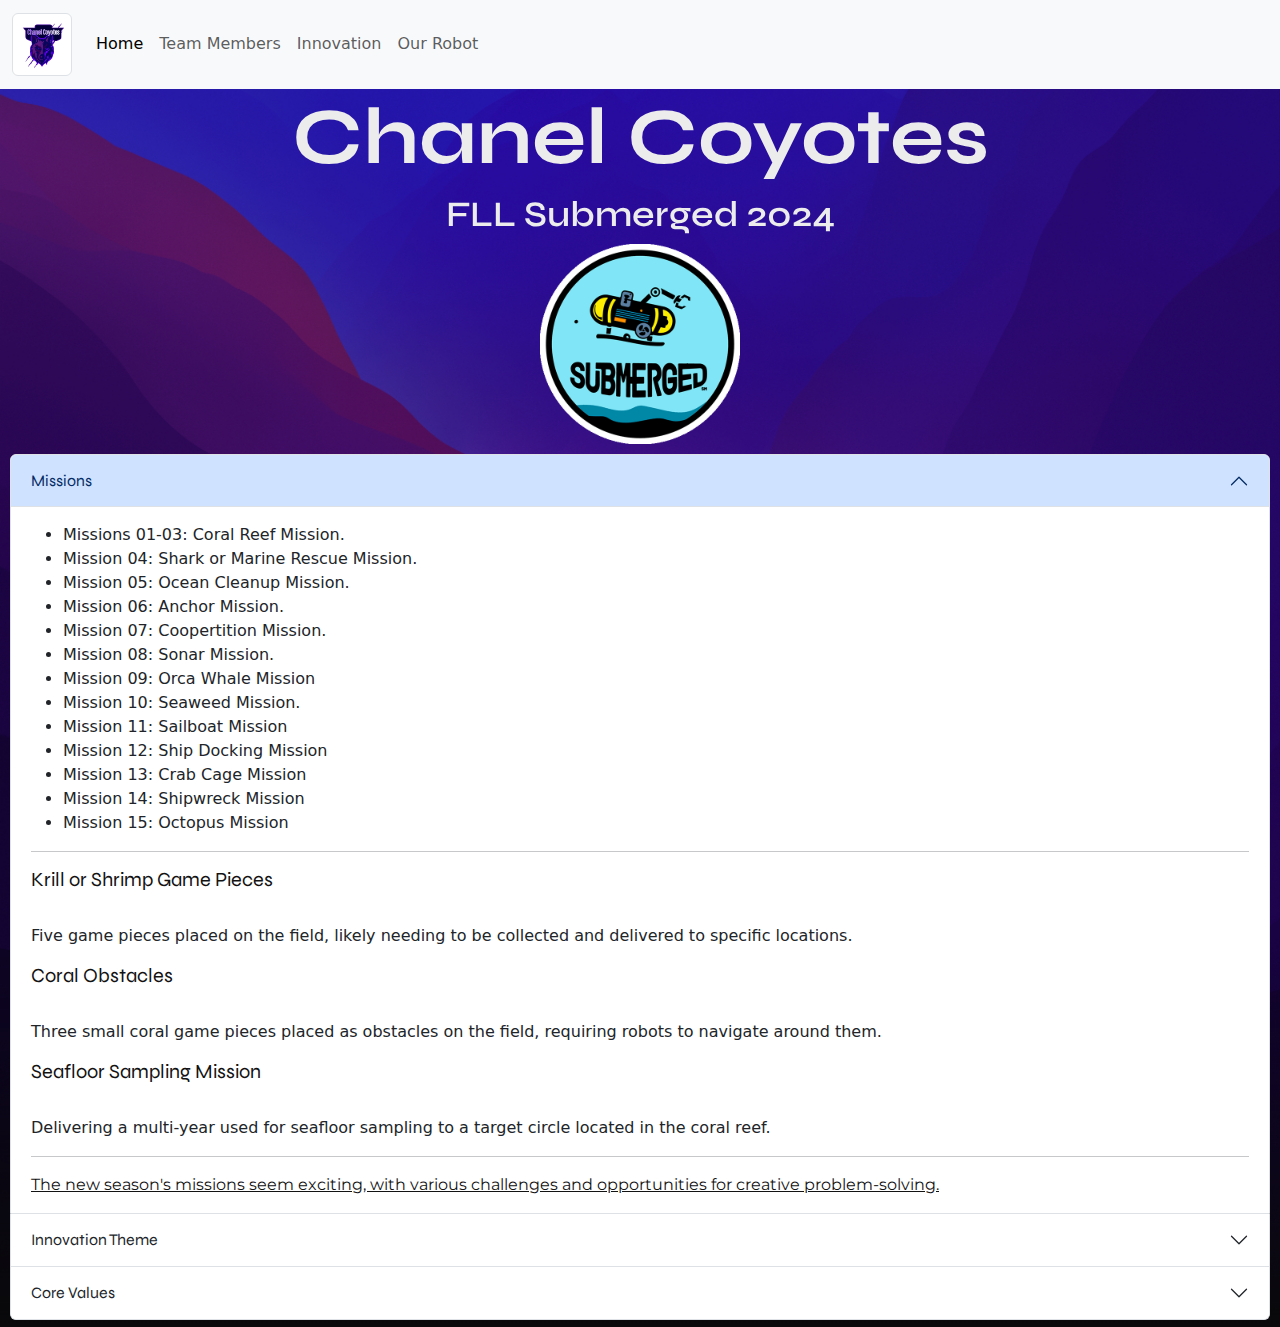
<file: index.html>
<!DOCTYPE html>
<html lang="en">
<head>
    <meta charset="UTF-8">
    <meta name="viewport" content="width=device-width, initial-scale=1.0">
    <meta http-equiv="refresh" content="0; url=/home">
    <title>Redirecting...</title>
</head>
<body>
    Redirecting...
</body>
</html>
</file>
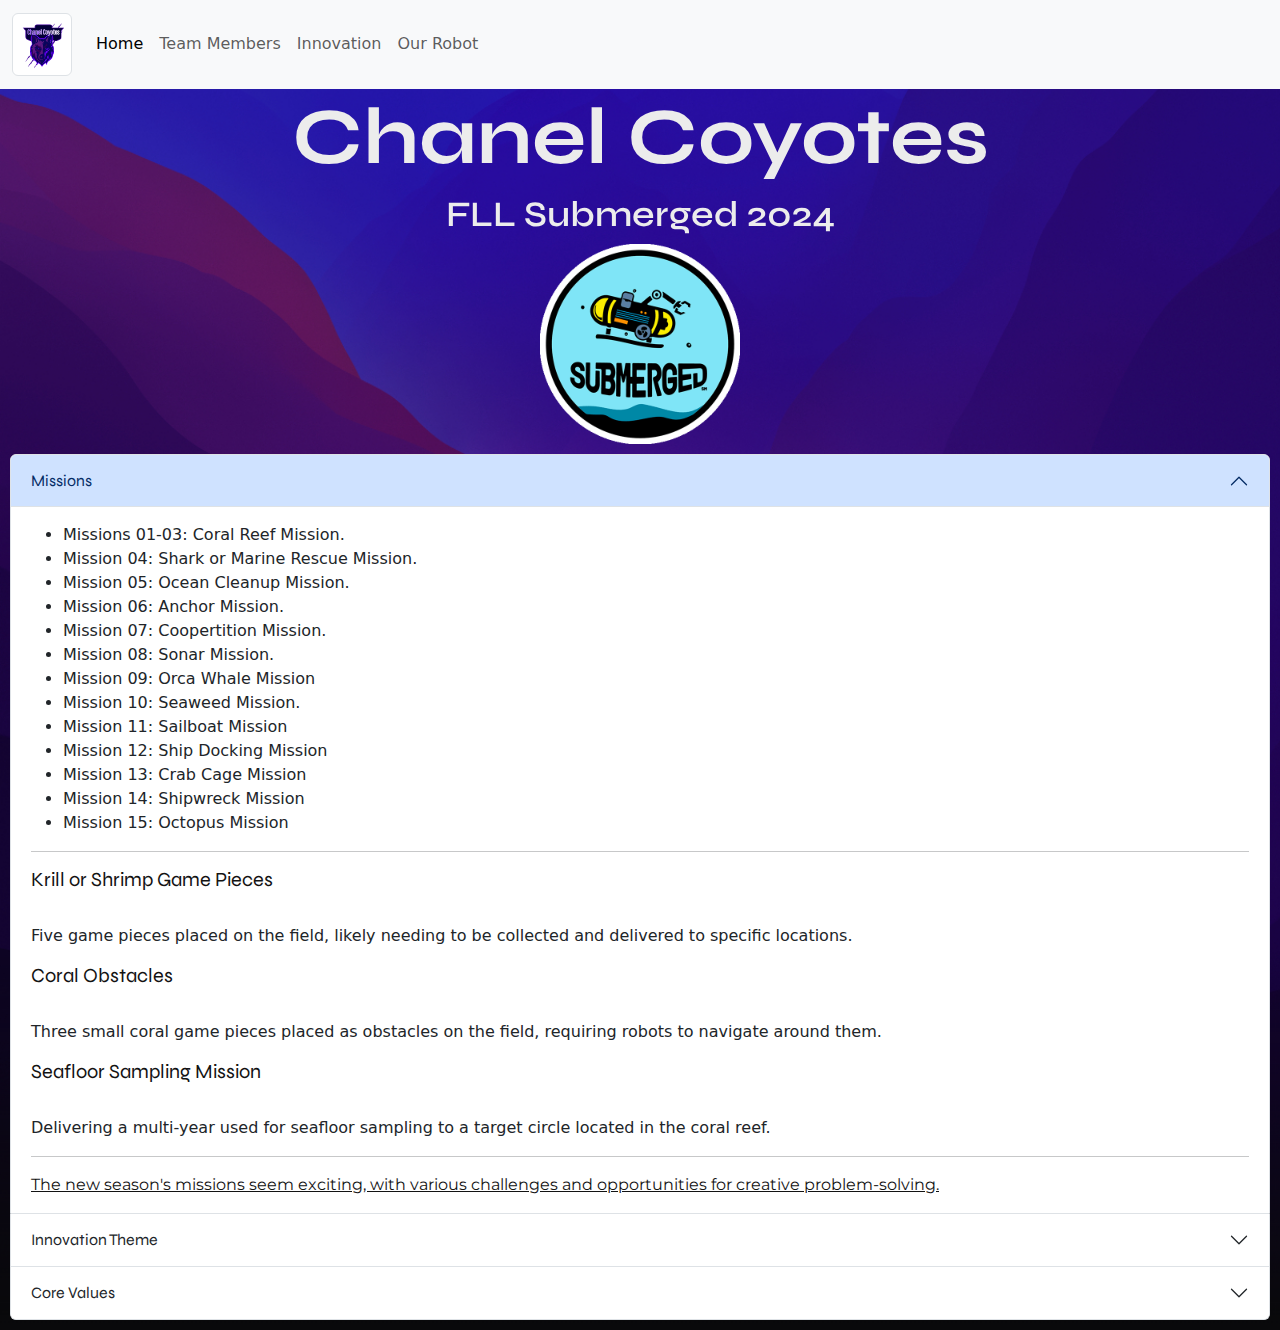
<file: home/index.html>
<!doctype html>
<html lang="en">
<head>
  <meta charset="utf-8">
  <meta name="viewport" content="width=device-width, initial-scale=1">
  <title>Chanel Coyotes</title>
  <link href="https://cdn.jsdelivr.net/npm/bootstrap@5.3.3/dist/css/bootstrap.min.css" rel="stylesheet" integrity="sha384-QWTKZyjpPEjISv5WaRU9OFeRpok6YctnYmDr5pNlyT2bRjXh0JMhjY6hW+ALEwIH" crossorigin="anonymous">
  <link rel="stylesheet" href="../global.css">  
  <script src="https://cdn.jsdelivr.net/npm/bootstrap@5.3.3/dist/js/bootstrap.bundle.min.js" integrity="sha384-YvpcrYf0tY3lHB60NNkmXc5s9fDVZLESaAA55NDzOxhy9GkcIdslK1eN7N6jIeHz" crossorigin="anonymous"></script>
</head>
<body>
<nav class="navbar navbar-expand-lg bg-body-tertiary"> <!-- Navigation -->
  <div class="container-fluid">
    <a class="navbar-brand" href="#"><img src="../images/coyotes.png" class="img-thumbnail" width="60" height="60"></a> 
    <button class="navbar-toggler" type="button" data-bs-toggle="collapse" data-bs-target="#navbarNavAltMarkup" aria-controls="navbarNavAltMarkup" aria-expanded="false" aria-label="Toggle navigation">
      <span class="navbar-toggler-icon"></span>
    </button>
    <div class="collapse navbar-collapse" id="navbarNavAltMarkup">
      <div class="navbar-nav">
        <a class="nav-link active" aria-current="page" href="/home">Home</a>
        <a class="nav-link" href="/team">Team Members</a>
        <a class="nav-link" href="/project/">Innovation</a> 
        <a class="nav-link" href="/robot/">Our Robot </a> 
      </div>
  </div>
</nav>
<main> <!-- Content -->
  <h1 class="i">Chanel Coyotes</h1>
  <h2 class="i">FLL Submerged 2024</h2>
  <div>
    <div style="display: flex; justify-content: center;">
    <img src="../images/submerged.gif" alt="submerged logo" width="200px">
  </div>
  <div class="accordion" id="accordionPanelsStayOpenExample" style="margin: 10px;">
      <div class="accordion-item"> <!-- Missions -->
        <h2 class="accordion-header">
          <button class="accordion-button" type="button" data-bs-toggle="collapse" data-bs-target="#panelsStayOpen-collapseOne" aria-expanded="true" aria-controls="panelsStayOpen-collapseOne">
            Missions
          </button>
        </h2>
        <div id="panelsStayOpen-collapseOne" class="accordion-collapse collapse show">
          <div class="accordion-body">
            <ul id="missions-list">
              <li>Missions 01-03: Coral Reef Mission.</li>
              <li>Mission 04: Shark or Marine Rescue Mission.</li>
              <li>Mission 05: Ocean Cleanup Mission.</li>
              <li>Mission 06: Anchor Mission.</li>
              <li>Mission 07: Coopertition Mission.</li>
              <li>Mission 08: Sonar Mission.</li>
              <li>Mission 09: Orca Whale Mission</li>
              <li>Mission 10: Seaweed Mission.</li>
              <li>Mission 11: Sailboat Mission</li>
              <li>Mission 12: Ship Docking Mission</li>
              <li>Mission 13: Crab Cage Mission</li>
              <li>Mission 14: Shipwreck Mission</li>
              <li>Mission 15: Octopus Mission</li>
            </ul>
            <hr>
            <p>
              <h3>Krill or Shrimp Game Pieces</h3><br />
              Five game pieces placed on the field, likely needing to be collected and delivered to specific locations.</p>
              <h3>Coral Obstacles</h3><br />
              Three small coral game pieces placed as obstacles on the field, requiring robots to navigate around them.</p>
              <h3>Seafloor Sampling Mission</h3><br />
              Delivering a multi-year used for seafloor sampling to a target circle located in the coral reef.</p>
            </p>
            <hr>
            <span>
              <u>The new season's missions seem exciting, with various challenges and opportunities for creative problem-solving.</u>
            </span> 
          </div>
        </div>
      </div>
      <div class="accordion-item"> <!-- Innovation Theme -->
        <h2 class="accordion-header">
          <button class="accordion-button collapsed" type="button" data-bs-toggle="collapse" data-bs-target="#panelsStayOpen-collapseTwo" aria-expanded="false" aria-controls="panelsStayOpen-collapseTwo">
            Innovation Theme
          </button>
        </h2>
        <div id="panelsStayOpen-collapseTwo" class="accordion-collapse collapse">
          <div class="accordion-body">
            <p>FLL an international robotics competition for young students, focusing on teamwork, innovation, and problem-solving. 
              The challenge theme for the 2024/2025 season involves creating solutions for a real-world problem, typically related to a current global issue. 
              Students will design, build, and program LEGO robots to complete tasks, as well as develop an innovative project aligned with the theme. 
              This competition encourages creativity, collaboration, and a passion for STEM, while fostering skills crucial for future careers.
              What is the theme for this year's competition? The 2024-2025 FIRST LEGO League competition theme is "SUBMERGED℠."
              This season's challenge encourages students to explore the layers of the ocean, uncovering the complexities of underwater ecosystems. 
              Teams will use their STEM skills and creative thinking to develop innovative solutions that could help protect and preserve marine environments. 
              This exploration of the underwater world aims to inspire students to think about how their contributions can lead to a healthier planet and more sustainable communities</p>
          </div>
        </div>
      </div>
      <div class="accordion-item"> <!-- Core Values -->
        <h2 class="accordion-header">
          <button class="accordion-button collapsed" type="button" data-bs-toggle="collapse" data-bs-target="#panelsStayOpen-collapseThree" aria-expanded="false" aria-controls="panelsStayOpen-collapseThree">
            Core Values
          </button>
        </h2>
        <div id="panelsStayOpen-collapseThree" class="accordion-collapse collapse">
          <div class="accordion-body">
            <h3>Our Core Values</h3>
            <p>
              <p>Discovery: We explore new skills and ideas.</p>
              <p>Innovation: We use creativity and persistence to solve problems.</p>
              <p>Impact:  We apply what we learn to improve our world.</p>
              <p>Inclusion: We respect each other and embrace our differences.</p>
              <p>Teamwork: We are stronger when we work together.</p>
              <p>Fun: We enjoy and celebrate what we do!</p>
            </p>
        </div>
      </div>
    </div>
</main>
</body>
</html>
</file>
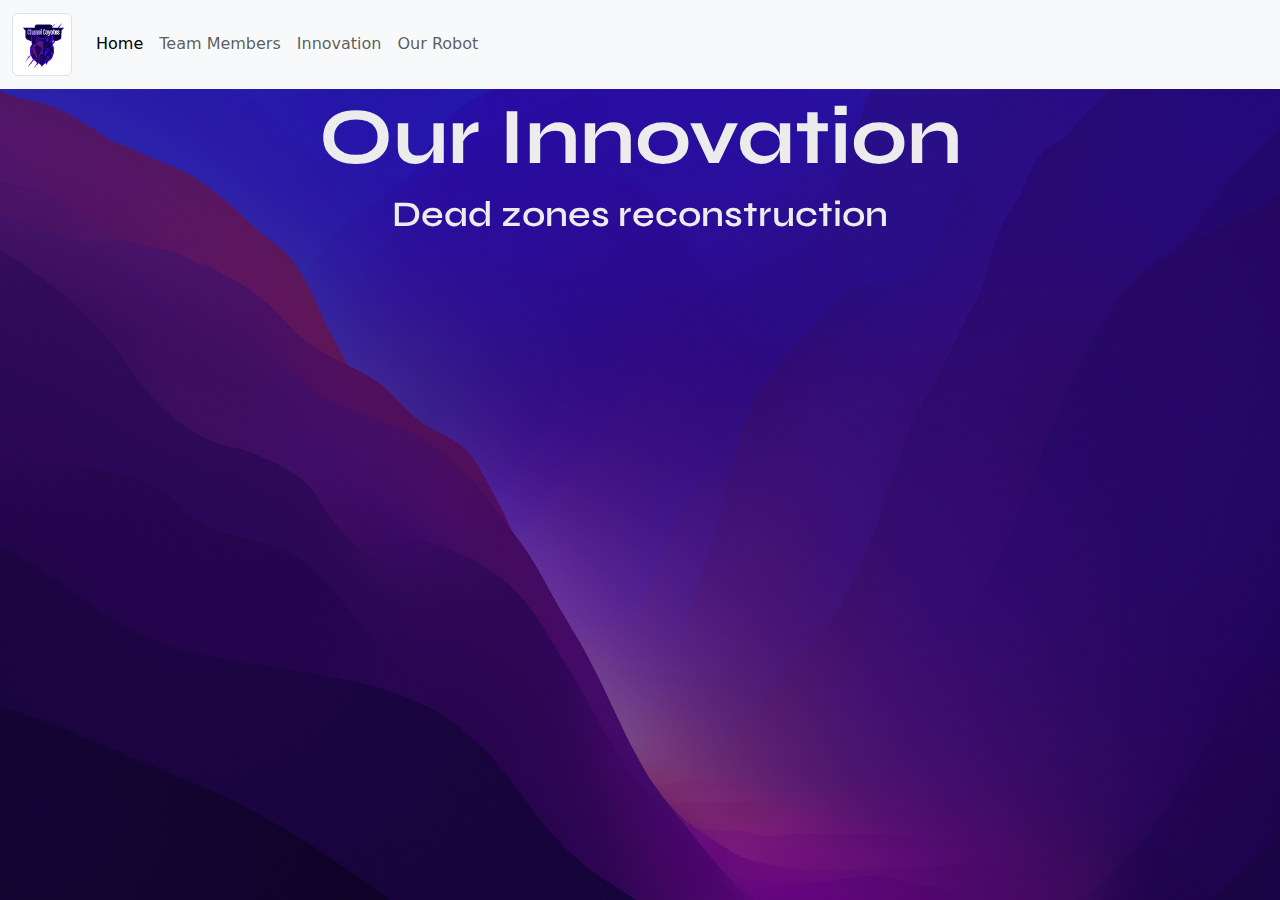
<file: project/index.html>
<!doctype html>
<html lang="en">
<head>
  <meta charset="utf-8">
  <meta name="viewport" content="width=device-width, initial-scale=1">
  <title>Chanel Coyotes</title>
  <link href="https://cdn.jsdelivr.net/npm/bootstrap@5.3.3/dist/css/bootstrap.min.css" rel="stylesheet" integrity="sha384-QWTKZyjpPEjISv5WaRU9OFeRpok6YctnYmDr5pNlyT2bRjXh0JMhjY6hW+ALEwIH" crossorigin="anonymous">
  <link rel="stylesheet" href="../global.css">  
  <script src="https://cdn.jsdelivr.net/npm/bootstrap@5.3.3/dist/js/bootstrap.bundle.min.js" integrity="sha384-YvpcrYf0tY3lHB60NNkmXc5s9fDVZLESaAA55NDzOxhy9GkcIdslK1eN7N6jIeHz" crossorigin="anonymous"></script>
</head>
<body>
  <nav class="navbar navbar-expand-lg bg-body-tertiary"> <!-- Navigation -->
    <div class="container-fluid">
      <a class="navbar-brand" href="#"><img src="../images/coyotes.png" class="img-thumbnail" width="60" height="60"></a> 
      <button class="navbar-toggler" type="button" data-bs-toggle="collapse" data-bs-target="#navbarNavAltMarkup" aria-controls="navbarNavAltMarkup" aria-expanded="false" aria-label="Toggle navigation">
        <span class="navbar-toggler-icon"></span>
      </button>
      <div class="collapse navbar-collapse" id="navbarNavAltMarkup">
        <div class="navbar-nav">
          <a class="nav-link active" href="/home">Home</a>
          <a class="nav-link" href="/team">Team Members</a>
          <a class="nav-link" aria-current="page" href="/project/">Innovation</a> 
          <a class="nav-link" href="/robot/">Our Robot </a> 
        </div>
    </div>
  </nav>
  <main> <!-- Content -->
  <h1 class="i">Our Innovation</h1>
  <h2 class="i">Dead zones reconstruction</h2>
  <p></p>
</main>
</body>
</file>
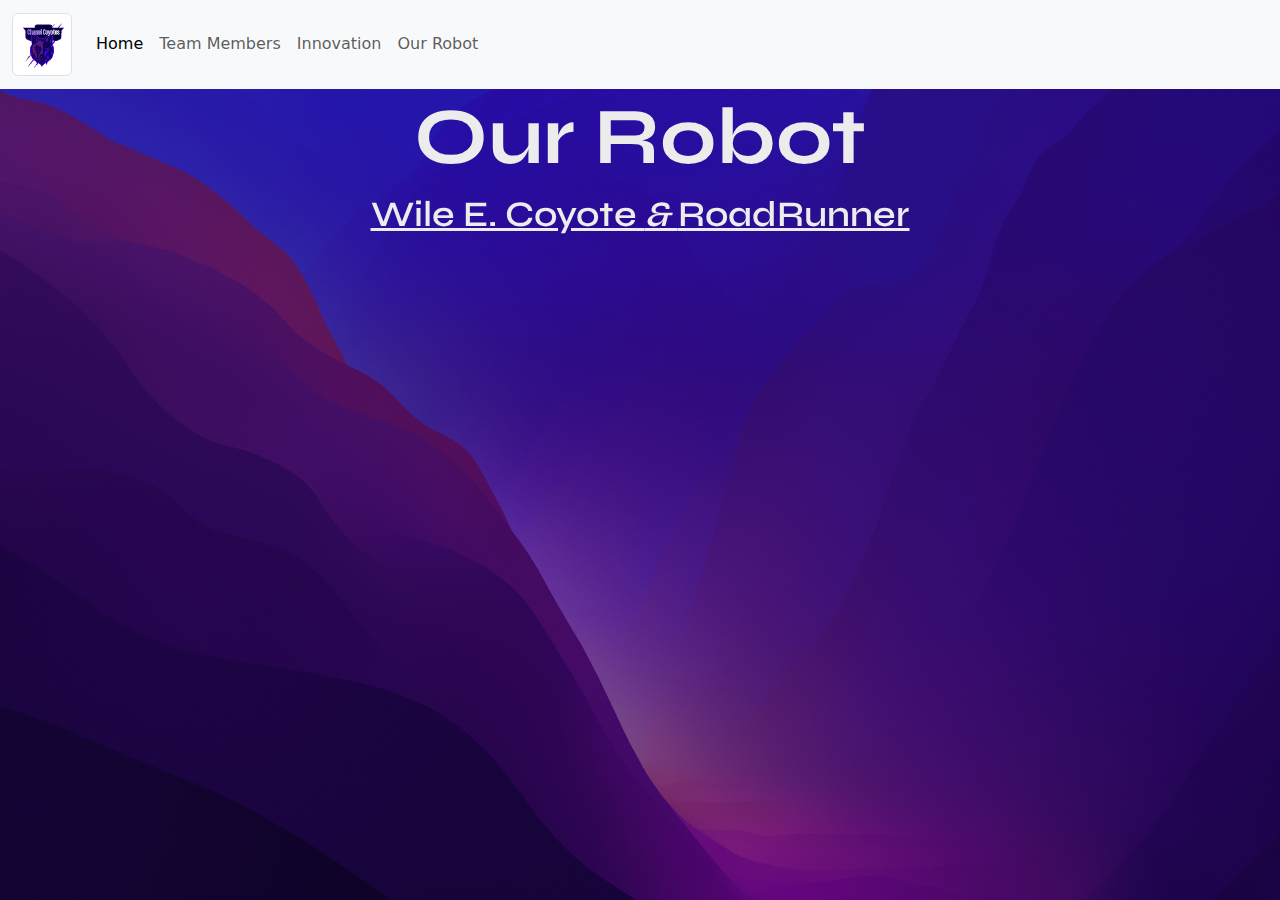
<file: robot/index.html>
<!doctype html>
<html lang="en">
<head>
  <meta charset="utf-8">
  <meta name="viewport" content="width=device-width, initial-scale=1">
  <title>Chanel Coyotes</title>
  <link href="https://cdn.jsdelivr.net/npm/bootstrap@5.3.3/dist/css/bootstrap.min.css" rel="stylesheet" integrity="sha384-QWTKZyjpPEjISv5WaRU9OFeRpok6YctnYmDr5pNlyT2bRjXh0JMhjY6hW+ALEwIH" crossorigin="anonymous">
  <link rel="stylesheet" href="../global.css">  
  <script src="https://cdn.jsdelivr.net/npm/bootstrap@5.3.3/dist/js/bootstrap.bundle.min.js" integrity="sha384-YvpcrYf0tY3lHB60NNkmXc5s9fDVZLESaAA55NDzOxhy9GkcIdslK1eN7N6jIeHz" crossorigin="anonymous"></script>
</head>
<body>
  <nav class="navbar navbar-expand-lg bg-body-tertiary"> <!-- Navigation -->
    <div class="container-fluid">
      <a class="navbar-brand" href="#"><img src="../images/coyotes.png" class="img-thumbnail" width="60" height="60"></a> 
      <button class="navbar-toggler" type="button" data-bs-toggle="collapse" data-bs-target="#navbarNavAltMarkup" aria-controls="navbarNavAltMarkup" aria-expanded="false" aria-label="Toggle navigation">
        <span class="navbar-toggler-icon"></span>
      </button>
      <div class="collapse navbar-collapse" id="navbarNavAltMarkup">
        <div class="navbar-nav">
          <a class="nav-link active" href="/home">Home</a>
          <a class="nav-link" href="/team">Team Members</a>
          <a class="nav-link" href="/project/">Innovation</a> 
          <a class="nav-link" aria-current="page" href="/robot/">Our Robot </a> 
        </div>
    </div>
  </nav>
  <main> <!-- Content -->
  <h1 class="i">Our Robot</h1>
  <h2 class="i"><u>Wile E. Coyote <i>& </i>RoadRunner</u></h2>  
</main>
</body>
</html>
</file>
<file: global.css>
/* Font Import */
@import url('https://fonts.googleapis.com/css2?family=Montserrat:ital,wght@0,100..900;1,100..900&family=Syne:wght@400..800&display=swap');

/* Setup */
.element::-webkit-scrollbar { width: 0 !important }

.i {
  filter: invert();
}

/* Page */
body {
  background-image: url(/images/background.jpg);
  background-color: #09090b;
  background-repeat: no-repeat;
  background-size: cover;
}

/* Navbar */
.navbar {
  position: sticky;
  top: 0;
  z-index: 99;
  transition: 700ms;
}

/* Headers */
h1,h2,h3 {
  font-family: "Syne", Arial, sans-serif;
  color: rgb(19, 19, 19);
}

h1 {
  font-size: 5em;
  font-weight: 700;
  color: rgba(19, 19, 19, 1);
  text-align: center;
}

h2 {
  font-size: 2.25em;
  font-weight: 600;
  text-align: center;
}

h3 {
  font-size: 1.25em;
  font-weight: 400;
}

/* Content */
span,p {
  font-family: "Montserrat", Helvetica, sans-serif;
  font-weight: 400;
  color: rgb(19, 19, 19);
}
</file>
